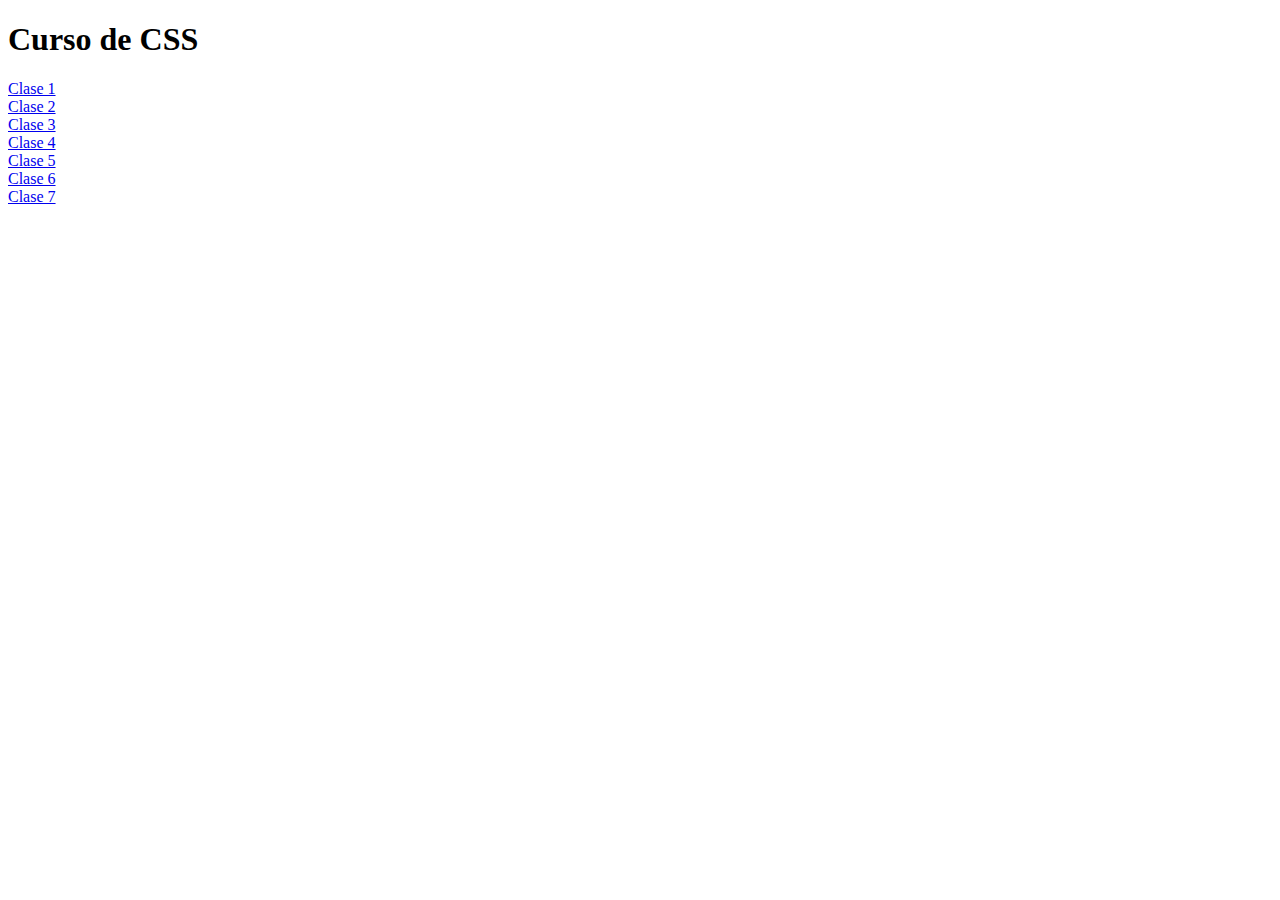
<file: index.html>
<!doctype html>
<html lang="en">
  <head>
    <meta charset="UTF-8" />
    <meta name="viewport" content="width=device-width, initial-scale=1.0" />
    <title>Curso de CSS</title>
  </head>
  <body>
    <h1>Curso de CSS</h1>

    <a href="./01-intro-css/index.html">Clase 1</a>
    <br/>
    <a href="./02_css/index.html">Clase 2</a>
    <br/>
    <a href="./03_herencia_css/index.html">Clase 3</a>
    <br/>
    <a href="./04_flex_box/index.html">Clase 4</a>
    <br/>
    <a href="./05_alineacion_flexbox/index.html">Clase 5</a>
    <br/>
    <a href="./06_css/index.html">Clase 6</a>
    <br/>
    <a href="./07_estilos_responsivo/index.html">Clase 7</a>
  </body>
</html>
</file>
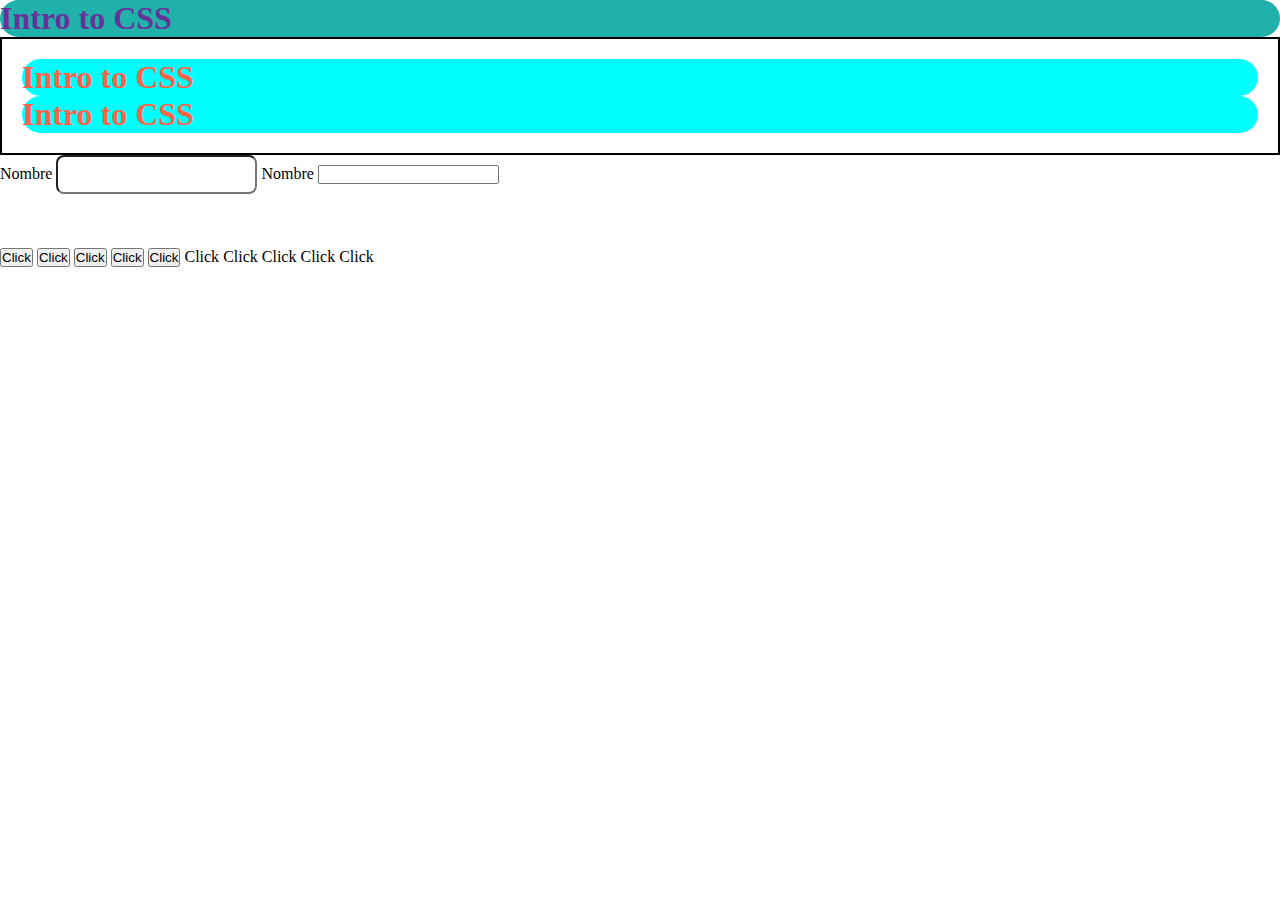
<file: 01_intro_css/index.html>
<!doctype html>
<html lang="en">
  <head>
    <meta charset="UTF-8" />
    <meta name="viewport" content="width=device-width, initial-scale=1.0" />
    <title>Intro to CSS</title>

    <!--FORMA 3° MAS EFECTIVO-->
    <link rel="stylesheet" href="./style.css" />

    <!--FORMA 1° INTERNO-->
    <style>
      h1 {
        background-color: lightseagreen;
      }
    </style>
  </head>
  <body>
    <!--FORMA 2° INLINE -->
    <h1 style="color: rebeccapurple">Intro to CSS</h1>

    <section id="destacado">
      <h1 class="bg_aqua color_tomato">Intro to CSS</h1>
      <h1 class="bg_aqua color_tomato">Intro to CSS</h1>
    </section>

    <!--SELECTOR AVANZADO-->
    <form class="form_registro">
      <div class="datos_persona">
        <label for="nombre">Nombre</label>
        <input type="text" class="input_nombre" />
      </div>
      <div class="datos_persona">
        <label for="nombre">Nombre</label>
        <input type="text" />
      </div>
    </form>

    <br />
    <br />
    <br />

    <button>Click</button>
    <button>Click</button>
    <button>Click</button>
    <button>Click</button>
    <button>Click</button>

    <p>Click</p>
    <p>Click</p>
    <p>Click</p>
    <p>Click</p>
    <p>Click</p>
  </body>
</html>
</file>
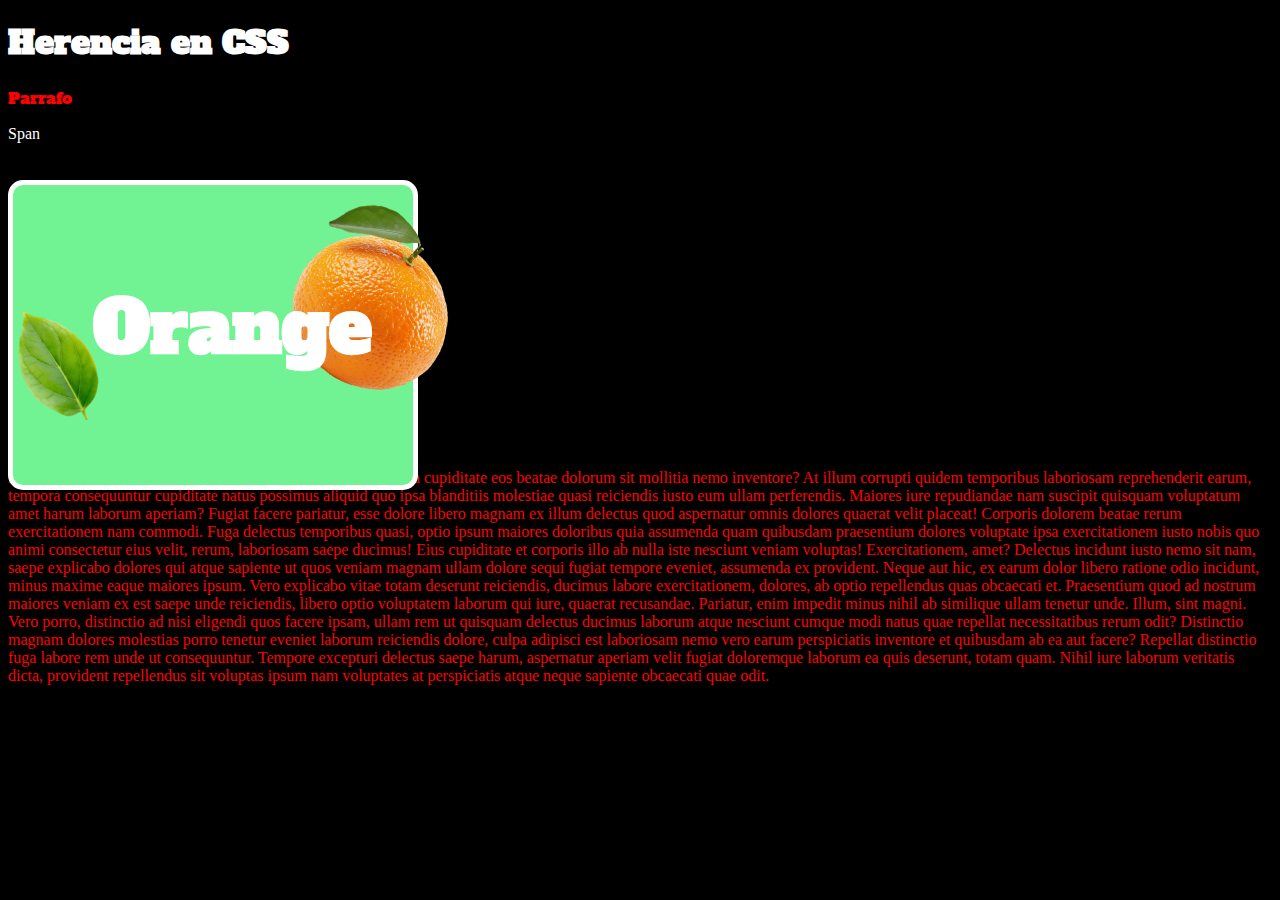
<file: 03_herencia_css/index.html>
<!DOCTYPE html>
<html lang="en">
<head>
    <meta charset="UTF-8">
    <meta http-equiv="X-UA-Compatible" content="IE=edge">
    <meta name="viewport" content="width=device-width, initial-scale=1.0">
    <title>Herencia en CSS</title>
    <link rel="stylesheet" href="style.css">

    <link rel="preconnect" href="https://fonts.googleapis.com">
<link rel="preconnect" href="https://fonts.gstatic.com" crossorigin>
<link href="https://fonts.googleapis.com/css2?family=Alfa+Slab+One&family=Ultra&display=swap" rel="stylesheet">


</head>
    <body>

        <h1>Herencia en CSS</h1>
        <p class="p" id="miParrafo"> Parrafo</p>
        <span> Span </span>

        <div class="parent">
            <h1>Orange</h1>
            <img  class ="naranja" src="./imagenes/naranja.png" alt="naranja" width="150">
            <img  class ="hoja" src="./imagenes/hoja.png" alt="hoja" width="150">    
        </div>

        <p>Lorem ipsum dolor sit amet consectetur adipisicing elit. Minima cupiditate eos beatae dolorum sit mollitia nemo inventore? At illum corrupti quidem temporibus laboriosam reprehenderit earum, tempora consequuntur cupiditate natus possimus aliquid quo ipsa blanditiis molestiae quasi reiciendis iusto eum ullam perferendis. Maiores iure repudiandae nam suscipit quisquam voluptatum amet harum laborum aperiam? Fugiat facere pariatur, esse dolore libero magnam ex illum delectus quod aspernatur omnis dolores quaerat velit placeat! Corporis dolorem beatae rerum exercitationem nam commodi. Fuga delectus temporibus quasi, optio ipsum maiores doloribus quia assumenda quam quibusdam praesentium dolores voluptate ipsa exercitationem iusto nobis quo animi consectetur eius velit, rerum, laboriosam saepe ducimus! Eius cupiditate et corporis illo ab nulla iste nesciunt veniam voluptas! Exercitationem, amet? Delectus incidunt iusto nemo sit nam, saepe explicabo dolores qui atque sapiente ut quos veniam magnam ullam dolore sequi fugiat tempore eveniet, assumenda ex provident. Neque aut hic, ex earum dolor libero ratione odio incidunt, minus maxime eaque maiores ipsum. Vero explicabo vitae totam deserunt reiciendis, ducimus labore exercitationem, dolores, ab optio repellendus quas obcaecati et. Praesentium quod ad nostrum maiores veniam ex est saepe unde reiciendis, libero optio voluptatem laborum qui iure, quaerat recusandae. Pariatur, enim impedit minus nihil ab similique ullam tenetur unde. Illum, sint magni. Vero porro, distinctio ad nisi eligendi quos facere ipsam, ullam rem ut quisquam delectus ducimus laborum atque nesciunt cumque modi natus quae repellat necessitatibus rerum odit? Distinctio magnam dolores molestias porro tenetur eveniet laborum reiciendis dolore, culpa adipisci est laboriosam nemo vero earum perspiciatis inventore et quibusdam ab ea aut facere? Repellat distinctio fuga labore rem unde ut consequuntur. Tempore excepturi delectus saepe harum, aspernatur aperiam velit fugiat doloremque laborum ea quis deserunt, totam quam. Nihil iure laborum veritatis dicta, provident repellendus sit voluptas ipsum nam voluptates at perspiciatis atque neque sapiente obcaecati quae odit.</p>


    </body>
   
</html>
</file>
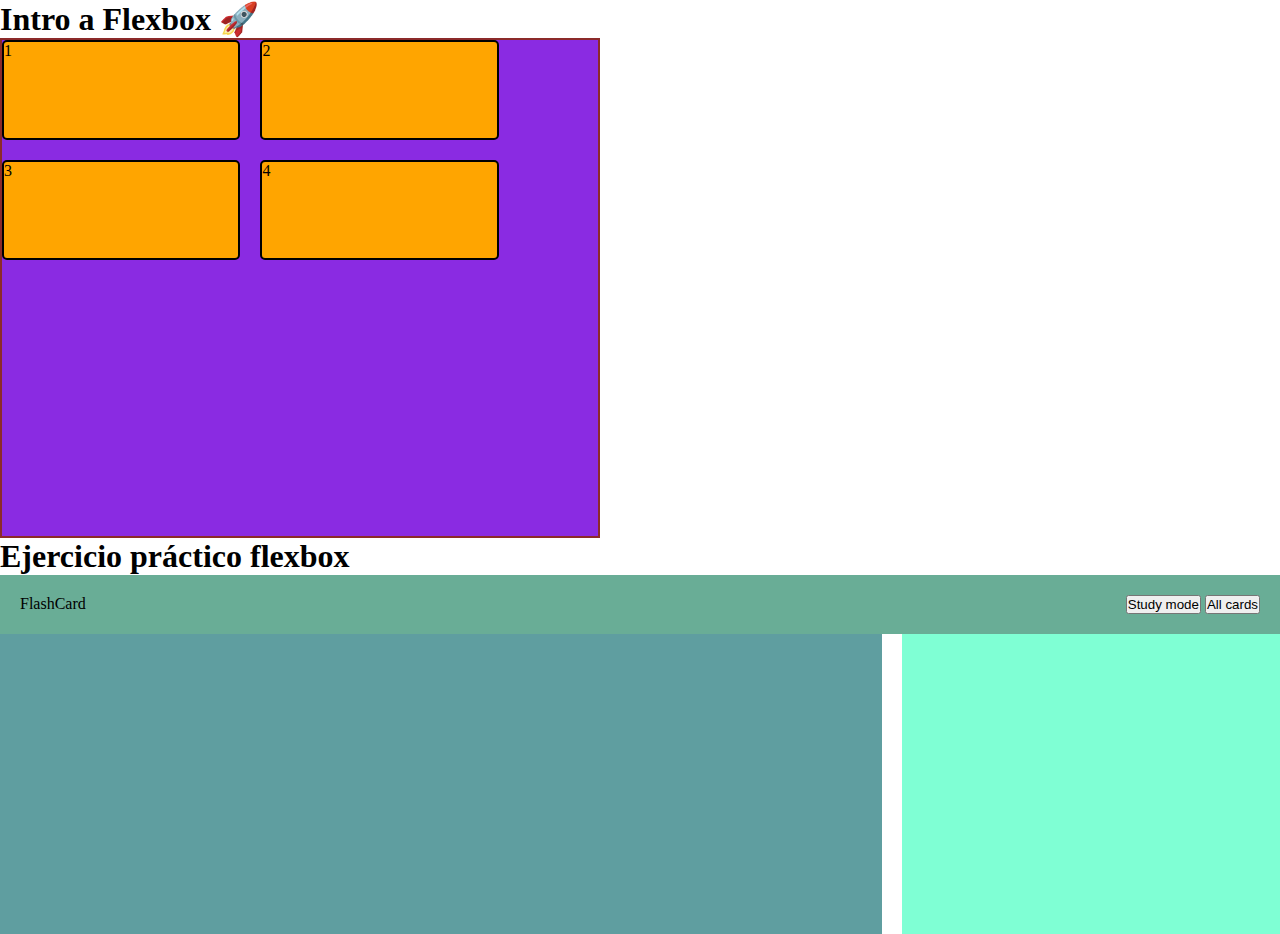
<file: 04_flex_box/index.html>
<!DOCTYPE html>
<html lang="en">
<head>
  <meta charset="UTF-8">
  <meta name="viewport" content="width=device-width, initial-scale=1.0">
  <title>Intro a Flexbox</title>
  <link rel="stylesheet" href="style.css">
</head>
<body>

  <h1>Intro a Flexbox 🚀</h1>
  
  <div class="container">
    <div class="box">1</div>
    <div class="box">2</div>
    <div class="box">3</div>
    <div class="box">4</div>
  </div>

  <h1>Ejercicio práctico flexbox</h1>

  <header>
    <div class="logo">FlashCard</div>
    <div class="botones">
      <button>Study mode</button>
      <button>All cards</button>
    </div>
  </header>

  <main>
    <div class="main-content"></div>
    <div class="statistics"></div>
  </main>
  
</body>
</html>
</file>
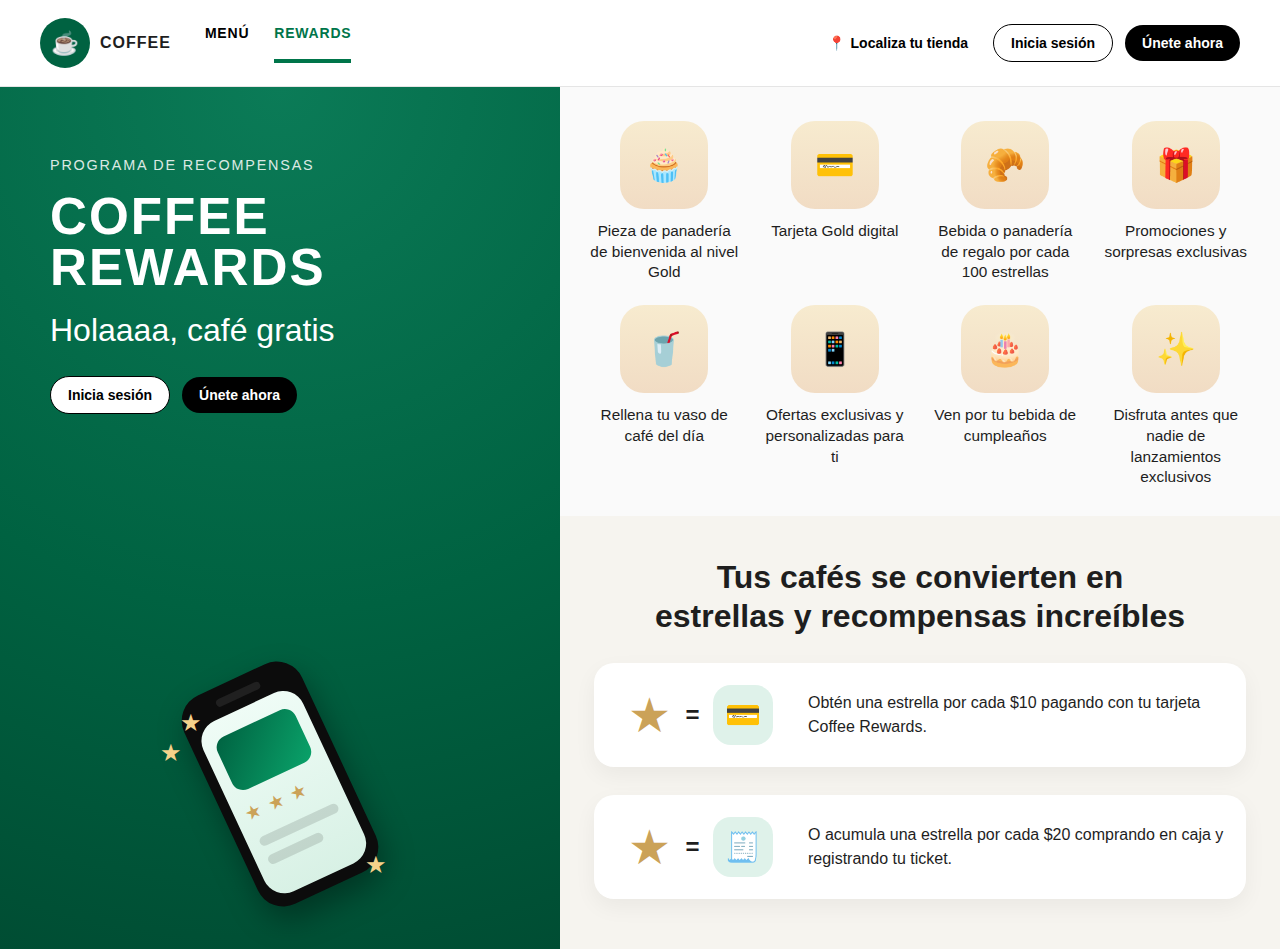
<file: 05_alineacion_flexbox/index.html>
<!doctype html>
<html lang="es">
  <head>
    <meta charset="UTF-8" />
    <meta http-equiv="X-UA-Compatible" content="IE=edge" />
    <meta name="viewport" content="width=device-width, initial-scale=1.0" />
    <link rel="stylesheet" href="style.css" />
    <title>Rewards Coffee</title>
  </head>
  <body>
    <header class="topbar">
      <div class="box-start">
        <div class="brand">
          <span id="logo">☕</span>
          <span class="brand-name">Coffee</span>
        </div>

        <nav>
          <ul>
            <li><a href="#menu">MENÚ</a></li>
            <li><a href="#rewards" class="active">REWARDS</a></li>
          </ul>
        </nav>
      </div>

      <div class="box-end">
        <a href="#" class="store-link"><span>📍</span> Localiza tu tienda</a>

        <div class="auth-buttons">
          <a href="#" class="btn_inicio">Inicia sesión</a>
          <a href="#" class="btn_unete">Únete ahora</a>
        </div>
      </div>
    </header>

    <main class="hero-layout" id="rewards">
      <section class="main_start">
        <div class="hero-content">
          <p class="eyebrow">Programa de recompensas</p>
          <h1>COFFEE <br />REWARDS</h1>
          <p class="hero-text">Holaaaa, café gratis</p>

          <div class="auth-buttons hero-buttons">
            <a href="#" class="btn_inicio">Inicia sesión</a>
            <a href="#" class="btn_unete">Únete ahora</a>
          </div>
        </div>

        <div class="phone-visual">
          <div class="phone">
            <div class="phone-notch"></div>
            <div class="phone-screen">
              <div class="mini-card"></div>
              <div class="mini-stars">★ ★ ★</div>
              <div class="mini-bar"></div>
              <div class="mini-bar short"></div>
            </div>
          </div>
          <div class="spark spark-1">★</div>
          <div class="spark spark-2">★</div>
          <div class="spark spark-3">★</div>
        </div>
      </section>

      <section class="main_end">
        <section class="products">
          <article class="reward-card">
            <div class="reward-icon">🧁</div>
            <p>Pieza de panadería de bienvenida al nivel Gold</p>
          </article>

          <article class="reward-card">
            <div class="reward-icon">💳</div>
            <p>Tarjeta Gold digital</p>
          </article>

          <article class="reward-card">
            <div class="reward-icon">🥐</div>
            <p>Bebida o panadería de regalo por cada 100 estrellas</p>
          </article>

          <article class="reward-card">
            <div class="reward-icon">🎁</div>
            <p>Promociones y sorpresas exclusivas</p>
          </article>

          <article class="reward-card">
            <div class="reward-icon">🥤</div>
            <p>Rellena tu vaso de café del día</p>
          </article>

          <article class="reward-card">
            <div class="reward-icon">📱</div>
            <p>Ofertas exclusivas y personalizadas para ti</p>
          </article>

          <article class="reward-card">
            <div class="reward-icon">🎂</div>
            <p>Ven por tu bebida de cumpleaños</p>
          </article>

          <article class="reward-card">
            <div class="reward-icon">✨</div>
            <p>Disfruta antes que nadie de lanzamientos exclusivos</p>
          </article>
        </section>

        <section class="benefits">
          <h2>Tus cafés se convierten en estrellas y recompensas increíbles</h2>

          <div class="benefit-list">
            <article class="benefit-item">
              <div class="benefit-side">
                <span class="big-star">★</span>
                <span class="equal">=</span>
                <span class="benefit-badge">💳</span>
              </div>
              <p>Obtén una estrella por cada $10 pagando con tu tarjeta Coffee Rewards.</p>
            </article>

            <article class="benefit-item">
              <div class="benefit-side">
                <span class="big-star">★</span>
                <span class="equal">=</span>
                <span class="benefit-badge">🧾</span>
              </div>
              <p>O acumula una estrella por cada $20 comprando en caja y registrando tu ticket.</p>
            </article>
          </div>
        </section>
      </section>
    </main>
  </body>
</html>
</file>
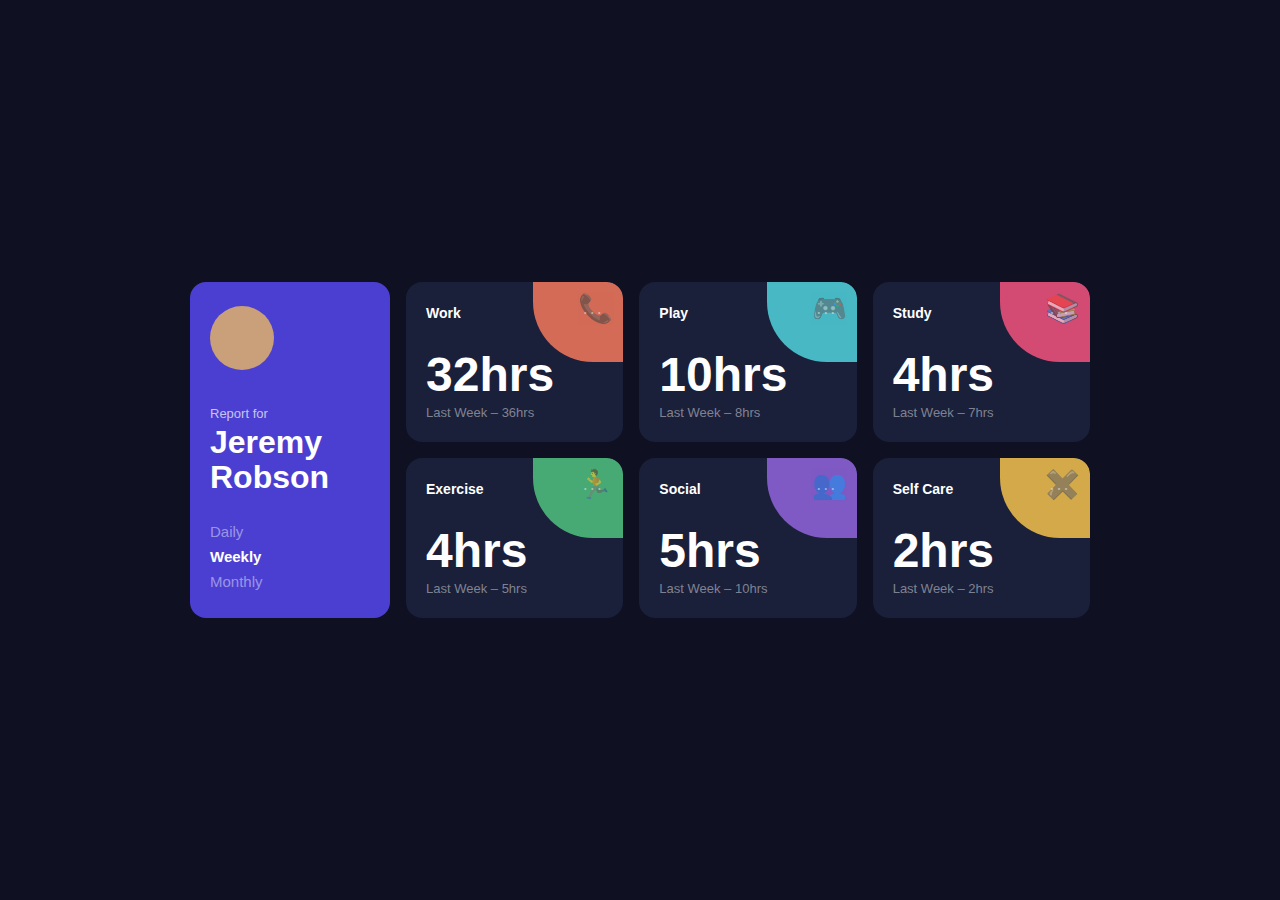
<file: 07_estilos_responsivo/index.html>
<!doctype html>
<html lang="es">
  <head>
    <meta charset="UTF-8" />
    <meta name="viewport" content="width=device-width, initial-scale=1.0" />
    <title>Estilos Responsivos</title>
    <link rel="preconnect" href="https://fonts.googleapis.com">
<link rel="preconnect" href="https://fonts.gstatic.com" crossorigin>
<link href="https://fonts.googleapis.com/css2?family=Chicle&family=Pirata+One&family=Rubik+Glitch&display=swap" rel="stylesheet">
    <link rel="stylesheet" href="style.css" />
  </head>
  <body>
    <div class="dashboard">
 
  <!-- Sidebar / Profile -->
  <div class="dashboard__sidebar">
    <div class="card card--profile">
      <div class="profile__avatar"></div>
      <p class="profile__label">Report for</p>
      <h1 class="profile__name">Jeremy Robson</h1>
      <ul class="profile__nav">
        <li class="profile__nav-item">Daily</li>
        <li class="profile__nav-item profile__nav-item--active">Weekly</li>
        <li class="profile__nav-item">Monthly</li>
      </ul>
    </div>
  </div>
 
  <!-- Stats grid -->
  <div class="dashboard__grid">
 
    <!-- Work -->
    <div class="card card--stat card--work">
      <div class="card__accent"></div>
      <span class="card__accent-icon">📞</span>
      <div class="card__header">
        <span class="card__title">Work</span>
        <span class="card__menu">···</span>
      </div>
      <p class="card__value">32hrs</p>
      <p class="card__sub">Last Week – 36hrs</p>
    </div>
 
    <!-- Play -->
    <div class="card card--stat card--play">
      <div class="card__accent"></div>
      <span class="card__accent-icon">🎮</span>
      <div class="card__header">
        <span class="card__title">Play</span>
        <span class="card__menu">···</span>
      </div>
      <p class="card__value">10hrs</p>
      <p class="card__sub">Last Week – 8hrs</p>
    </div>
 
    <!-- Study -->
    <div class="card card--stat card--study">
      <div class="card__accent"></div>
      <span class="card__accent-icon">📚</span>
      <div class="card__header">
        <span class="card__title">Study</span>
        <span class="card__menu">···</span>
      </div>
      <p class="card__value">4hrs</p>
      <p class="card__sub">Last Week – 7hrs</p>
    </div>
 
    <!-- Exercise -->
    <div class="card card--stat card--exercise">
      <div class="card__accent"></div>
      <span class="card__accent-icon">🏃</span>
      <div class="card__header">
        <span class="card__title">Exercise</span>
        <span class="card__menu">···</span>
      </div>
      <p class="card__value">4hrs</p>
      <p class="card__sub">Last Week – 5hrs</p>
    </div>
 
    <!-- Social -->
    <div class="card card--stat card--social">
      <div class="card__accent"></div>
      <span class="card__accent-icon">👥</span>
      <div class="card__header">
        <span class="card__title">Social</span>
        <span class="card__menu">···</span>
      </div>
      <p class="card__value">5hrs</p>
      <p class="card__sub">Last Week – 10hrs</p>
    </div>
 
    <!-- Self Care -->
    <div class="card card--stat card--selfcare">
      <div class="card__accent"></div>
      <span class="card__accent-icon">✖️</span>
      <div class="card__header">
        <span class="card__title">Self Care</span>
        <span class="card__menu">···</span>
      </div>
      <p class="card__value">2hrs</p>
      <p class="card__sub">Last Week – 2hrs</p>
    </div>
 
  </div>
</div>
  </body>
</html>
</file>
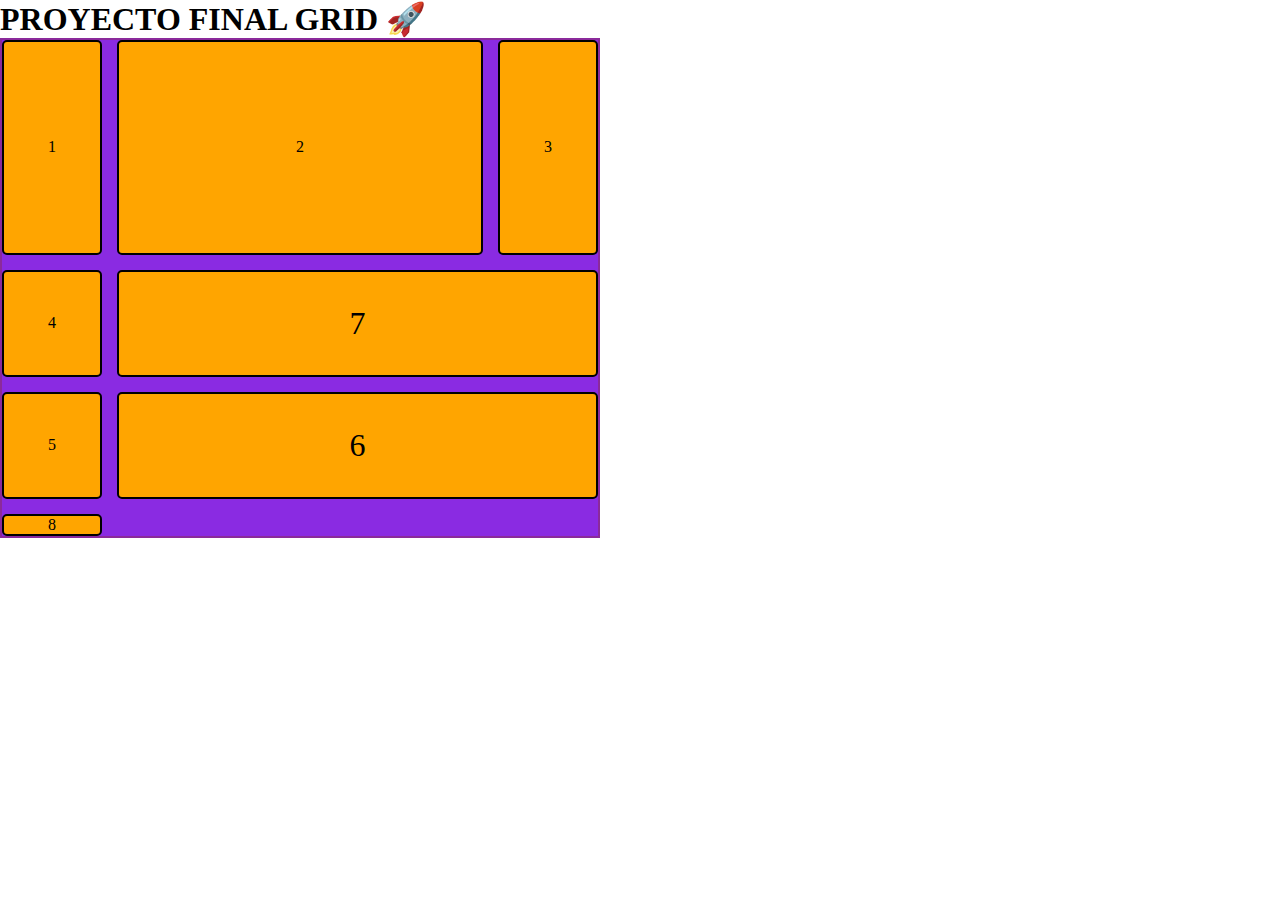
<file: 08_proyecto/index.html>
<!DOCTYPE html>
<html lang="en">
<head>
  <meta charset="UTF-8">
  <meta name="viewport" content="width=device-width, initial-scale=1.0">
  <title>Intro a Flexbox</title>
  <link rel="stylesheet" href="styles.css">
</head>
<body>

  <h1>PROYECTO FINAL GRID 🚀</h1>
  
  <div class="container">
    <div class="box">1</div>
    <div class="box">2</div>
    <div class="box">3</div>
    <div class="box">4</div>
    <div class="box">5</div>
    <div class="box seis">6</div>
    <div class="box siete">7</div>
    <div class="box ocho">8</div>
  </div>
  
</body>
</html>
</file>
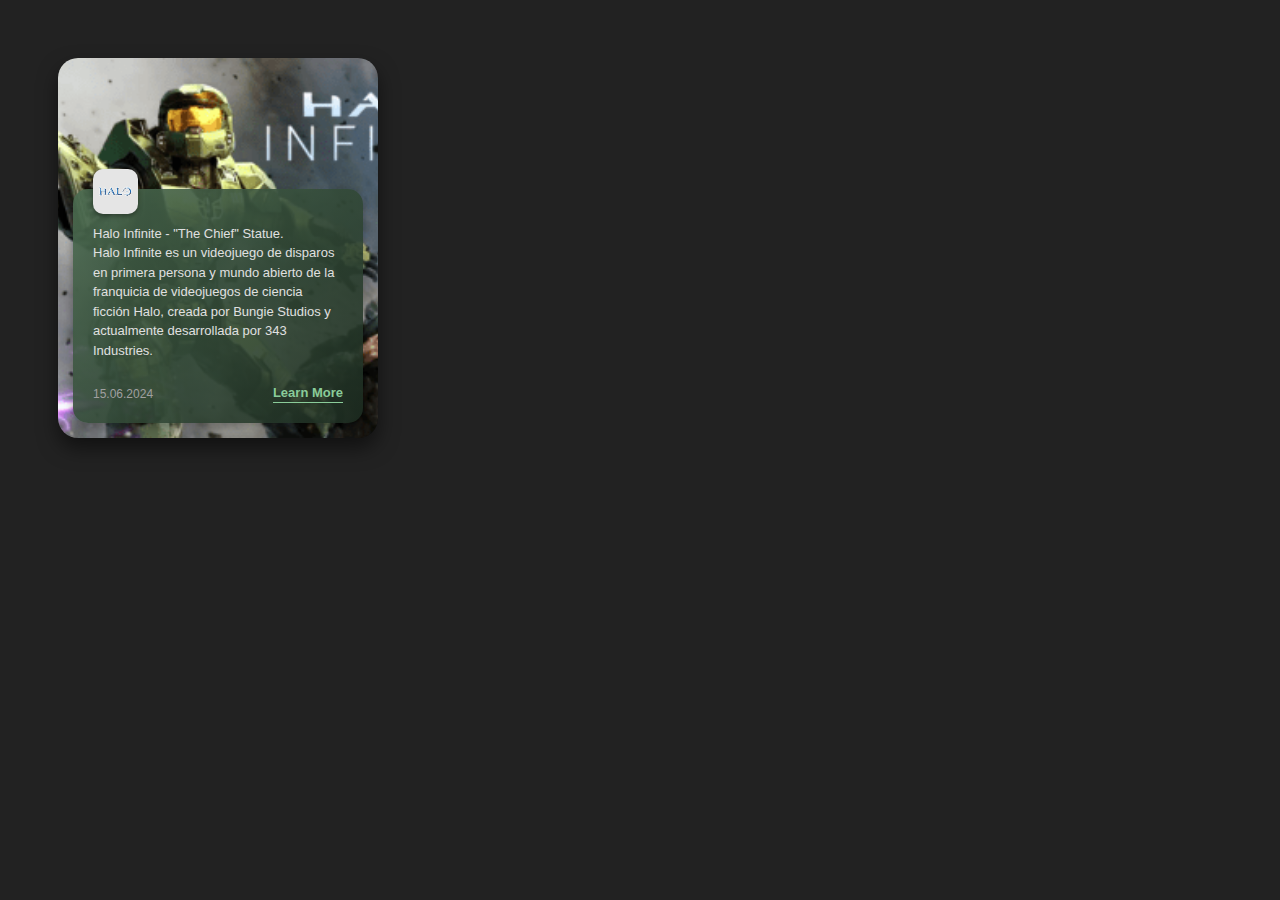
<file: 03_herencia_css/reto_halo.html>
<!DOCTYPE html>
<html lang="es">
<head>
    <meta charset="UTF-8">
    <meta name="viewport" content="width=device-width, initial-scale=1.0">
    <title>Tarjeta Halo</title>
    <link rel="stylesheet" href="reto_halo_style.css">
</head>
<body>

    <div class="halo-card">
        
        <img class="card-background" src="./imagenes/halo_grande.png" alt="Fondo de Halo">

        <div class="card-content">
            <img class="card-logo" src="./imagenes/halo_logo.png" alt="Logo Halo">
            
            <p class="description">
                Halo Infinite - "The Chief" Statue.<br>
               Halo Infinite es un videojuego de disparos en primera persona y mundo abierto de la franquicia de videojuegos de ciencia ficción Halo, creada por Bungie Studios y actualmente desarrollada por 343 Industries. 
            </p>
            
            <div class="card-footer">
                <span class="date">15.06.2024</span>
                <a href="https://es.wikipedia.org/wiki/Halo_Infinite" class="learn-more">Learn More</a>
            </div>
        </div>
    </div>

</body>
</html>
</file>
<file: 01_intro_css/style.css>
* {
  margin: 0;
  padding: 0;
}

h1 {
  border-radius: 60px;
}

.bg_aqua {
  background-color: aqua;
}

.color_tomato {
  color: tomato;
}

#destacado {
  border: 2px solid black;
  padding: 20px;
}

.form_registro .datos_persona{
    display: inline-block;
}

.form_registro .datos_persona .input_nombre{
    padding: 10px;
    border-radius: 8px;
}

.form_registro .datos_persona .input_nombre:focus{
    border: 2px saddlebrown solid;
    background-color: mediumseagreen;
}


button{
    display: inline-block; 
}

button:hover{
    background-color: teal;
    color: white;
    border: none; 
    padding: 10px;
}

p{
    display: inline-block;
}
</file>
<file: 03_herencia_css/style.css>
body{
    background-color: black;
    color: white;
}


h1{
    font-family: "Alfa Slab One", serif;
    font-weight: bold;
}

#miParrafo{
    color: blue;
      font-family: "Alfa Slab One", serif;
  font-weight: 400;
}

.p{
    color: green;
    font-family: "Ultra", sans-serif;
    font-weight: 400;
}

p{
    color: red !important;

}

/* EJMPLO POSICIÓN */
.parent{
    background-color: rgb(113, 243, 148);
    width: 400px;
    height: 300px;
    border: 5px solid white;
    border-radius: 15px;
    position: sticky; 
    top: 20%;
}

.parent h1{
    position: absolute; 
    font-size: 4.5rem;   
    left: 20%;
    bottom: 20%;
    z-index: 2;
}

.parent img{
    position: absolute;
}

.naranja{
    right: -15%;
    top: 5%; 
    width: 200px;
    z-index: 1;
     transform: rotate(32deg);
}

.hoja{
    bottom: 15%; 
    left: -8%; 
    z-index: 3;
    transform: rotate(-32deg);
}
</file>
<file: 04_flex_box/style.css>
* {
  margin: 0;
  padding: 0;
  box-sizing: border-box;
}

.container {
  display: flex;
  flex-direction: row;
  flex-wrap: wrap;
  justify-content: flex-start;
  align-items: flex-start;
  align-content: flex-start;
  gap: 20px;

  background-color: blueviolet;
  border: 2px solid rgb(140, 42, 42);
  width: 600px;
  height: 500px;
}

.box {
  width: 40%;
  height: 100px;
  background-color: orange;
  border: 2px solid black;
  border-radius: 5px;
}

/* Estilos header */

header {
  background-color: rgb(105, 173, 150);
  display: flex;
  padding: 20px;
  justify-content: space-between;
}

main {
  display: flex;
  gap: 20px;
}
.main-content {
  width: 70%;
  height: 300px;
  background-color: cadetblue;
}
.statistics {
  width: 30%;
  height: 300px;
  background-color:aquamarine;
}
</file>
<file: 05_alineacion_flexbox/style.css>
* {
  margin: 0;
  padding: 0;
  box-sizing: border-box;
  list-style: none;
}

:root {
  --green-dark: #006241;
  --green: #00754a;
  --green-soft: #dff2ea;
  --text: #1e1e1e;
  --cream: #f6f4ef;
  --gold: #cba258;
  --border: #e5e5e5;
}

body {
  background-color: #ffffff;
  font-size: 16px;
  font-family: Arial, Helvetica, sans-serif;
  color: var(--text);
}

a {
  text-decoration: none;
}

.topbar {
  display: flex;
  justify-content: space-between;
  align-items: center;
  padding: 18px 40px;
  border-bottom: 1px solid var(--border);
  background-color: white;
  position: sticky;
  top: 0;
  z-index: 10;
}

.box-start {
  display: flex;
  align-items: center;
  gap: 34px;
}

.brand {
  display: flex;
  align-items: center;
  gap: 10px;
}

#logo {
  width: 50px;
  height: 50px;
  border-radius: 50%;
  background-color: var(--green-dark);
  color: white;
  display: grid;
  place-items: center;
  font-size: 1.4rem;
  cursor: pointer;
}

.brand-name {
  font-size: 1rem;
  font-weight: 800;
  letter-spacing: 1px;
  text-transform: uppercase;
}

nav ul {
  display: flex;
  gap: 25px;
}

nav ul li a {
  color: black;
  font-weight: 800;
  font-size: 14px;
  letter-spacing: 0.8px;
  padding-bottom: 18px;
  display: inline-block;
}

nav ul li a:hover,
nav ul li a.active {
  color: var(--green);
  border-bottom: 4px solid var(--green);
}

.box-end {
  display: flex;
  align-items: center;
  gap: 25px;
}

.store-link {
  color: black;
  font-size: 14px;
  display: flex;
  align-items: center;
  gap: 6px;
  font-weight: 700;
}

.store-link:hover {
  color: var(--green);
}

.auth-buttons {
  display: flex;
  gap: 12px;
  align-items: center;
}

.btn_inicio,
.btn_unete {
  padding: 10px 17px;
  border-radius: 999px;
  font-size: 14px;
  font-weight: 700;
  transition: 0.2s ease;
}

.btn_inicio {
  border: 1px solid black;
  color: black;
  background-color: white;
}

.btn_inicio:hover {
  background-color: #f2f2f2;
}

.btn_unete {
  background-color: black;
  color: white;
}

.btn_unete:hover {
  background-color: #2e2e2e;
}

.hero-layout {
  display: grid;
  grid-template-columns: 1.05fr 1.35fr;
  min-height: calc(100vh - 87px);
}

.main_start {
  background: radial-gradient(circle at top, #0b7b57 0%, var(--green-dark) 58%, #004d33 100%);
  color: white;
  display: flex;
  flex-direction: column;
  justify-content: space-between;
  padding: 70px 50px 40px;
  position: relative;
  overflow: hidden;
}

.hero-content {
  max-width: 430px;
  display: flex;
  flex-direction: column;
  gap: 18px;
}

.eyebrow {
  text-transform: uppercase;
  letter-spacing: 1.8px;
  font-size: 0.9rem;
  opacity: 0.85;
}

.main_start h1 {
  font-size: 3.2rem;
  line-height: 1;
  letter-spacing: 2px;
}

.hero-text {
  font-size: 2rem;
  line-height: 1.2;
}

.hero-buttons {
  margin-top: 8px;
}

.phone-visual {
  align-self: center;
  position: relative;
  width: 270px;
  height: 240px;
  margin-top: 10px;
}

.phone {
  width: 130px;
  height: 230px;
  border-radius: 28px;
  background: #0c0c0c;
  padding: 12px 10px;
  transform: rotate(-25deg);
  margin-left: 70px;
  box-shadow: 0 14px 30px rgba(0, 0, 0, 0.35);
}

.phone-notch {
  width: 48px;
  height: 8px;
  border-radius: 10px;
  background-color: #202020;
  margin: 0 auto 10px;
}

.phone-screen {
  width: 100%;
  height: calc(100% - 18px);
  background: linear-gradient(180deg, #effcf6, #d8f1e5);
  border-radius: 22px;
  padding: 18px 12px;
}

.mini-card {
  width: 100%;
  height: 58px;
  border-radius: 12px;
  background: linear-gradient(135deg, var(--green-dark), #0aa36a);
  margin-bottom: 14px;
}

.mini-stars {
  color: var(--gold);
  font-weight: 800;
  letter-spacing: 3px;
  margin-bottom: 16px;
}

.mini-bar {
  width: 100%;
  height: 10px;
  border-radius: 20px;
  background-color: rgba(0, 0, 0, 0.12);
  margin-bottom: 10px;
}

.mini-bar.short {
  width: 70%;
}

.spark {
  position: absolute;
  color: #f5d28a;
  font-size: 1.5rem;
}

.spark-1 {
  top: 40px;
  left: 35px;
}

.spark-2 {
  top: 70px;
  left: 15px;
}

.spark-3 {
  bottom: 30px;
  right: 28px;
}

.main_end {
  background-color: white;
}

.products {
  display: grid;
  grid-template-columns: repeat(4, minmax(120px, 1fr));
  gap: 22px;
  padding: 34px 30px 28px;
  background-color: #fafafa;
}

.reward-card {
  text-align: center;
  display: flex;
  flex-direction: column;
  align-items: center;
  gap: 12px;
}

.reward-icon {
  width: 88px;
  height: 88px;
  border-radius: 24px;
  background: linear-gradient(180deg, #f7ebcf, #f1dcc4);
  display: grid;
  place-items: center;
  font-size: 2rem;
}

.reward-card p {
  font-size: 0.96rem;
  line-height: 1.35;
  max-width: 180px;
}

.benefits {
  background-color: var(--cream);
  padding: 42px 34px 50px;
  text-align: center;
}

.benefits h2 {
  max-width: 540px;
  margin: 0 auto 28px;
  font-size: 2rem;
  line-height: 1.2;
}

.benefit-list {
  max-width: 760px;
  margin: 0 auto;
  display: grid;
  gap: 28px;
}

.benefit-item {
  background-color: white;
  border-radius: 20px;
  padding: 22px;
  display: flex;
  align-items: center;
  gap: 22px;
  text-align: left;
  box-shadow: 0 8px 22px rgba(0, 0, 0, 0.05);
}

.benefit-side {
  min-width: 170px;
  display: flex;
  align-items: center;
  justify-content: center;
  gap: 14px;
}

.big-star {
  font-size: 3rem;
  color: var(--gold);
}

.equal {
  font-size: 1.5rem;
  font-weight: 700;
}

.benefit-badge {
  width: 60px;
  height: 60px;
  border-radius: 18px;
  background-color: var(--green-soft);
  display: grid;
  place-items: center;
  font-size: 1.8rem;
}

.benefit-item p {
  font-size: 1rem;
  line-height: 1.5;
}

@media (max-width: 1100px) {
  .hero-layout {
    grid-template-columns: 1fr;
  }

  .main_start {
    min-height: 560px;
  }

  .products {
    grid-template-columns: repeat(3, minmax(120px, 1fr));
  }
}

@media (max-width: 780px) {
  .topbar {
    padding: 16px 20px;
    flex-direction: column;
    gap: 16px;
  }

  .box-start,
  .box-end {
    width: 100%;
    justify-content: space-between;
    gap: 15px;
    flex-wrap: wrap;
  }

  nav ul {
    gap: 15px;
  }

  .main_start {
    padding: 50px 24px 34px;
  }

  .main_start h1 {
    font-size: 2.5rem;
  }

  .hero-text {
    font-size: 1.6rem;
  }

  .products {
    grid-template-columns: repeat(2, minmax(120px, 1fr));
    padding: 28px 18px;
  }

  .benefits {
    padding: 36px 18px 42px;
  }

  .benefits h2 {
    font-size: 1.6rem;
  }

  .benefit-item {
    flex-direction: column;
    text-align: center;
  }

  .benefit-side {
    min-width: auto;
  }
}

@media (max-width: 520px) {
  .products {
    grid-template-columns: 1fr;
  }

  .auth-buttons {
    flex-wrap: wrap;
  }

  .phone-visual {
    transform: scale(0.9);
  }
}
</file>
<file: 07_estilos_responsivo/style.css>
* {
  margin: 0;
  padding: 0;
  box-sizing: border-box;
}

/*ESTILOS DESKTOP
.container{
  display: flex;
  justify-content: center;
  align-items: center;
  height: 100vh;
  background-color: blueviolet;
  color: #fff;
  font-family: "Pirata One", system-ui; 
}

/*ESTILOS TABLET
@media screen and (max-width: 960px) {
    .container {
        background-color: tomato;
        font-family: "Rubik Glitch", system-ui;
    }
}


/*ESTILOS MOBILE
@media screen and (max-width: 520px) {
    .container {
        background-color: green;
        font-family: "Chicle", serif;
    }
}
*/

/* ── Variables ─────────────────────────────────────── */
:root {
  --color-bg: #0f1122;
  --color-surface: #1a1f3a;
  --color-profile: #4b3fd1;

  --color-work: #e8735a;
  --color-play: #4ec9d4;
  --color-study: #e8507a;
  --color-exercise: #4db87a;
  --color-social: #8b5fd4;
  --color-selfcare: #e8b84b;

  --text-primary: #ffffff;
  --text-muted: rgba(255, 255, 255, 0.45);
  --text-label: rgba(255, 255, 255, 0.6);

  --radius-card: 16px;
  --gap: 16px;

  --font: "Barlow", sans-serif;
}

/* ── Reset ─────────────────────────────────────────── */
*,
*::before,
*::after {
  box-sizing: border-box;
  margin: 0;
  padding: 0;
}

/* ── Base ──────────────────────────────────────────── */
body {
  background: var(--color-bg);
  font-family: var(--font);
  color: var(--text-primary);
  min-height: 100vh;
  display: flex;
  align-items: center;
  justify-content: center;
  padding: 32px;
}

/* ── Layout ────────────────────────────────────────── */
.dashboard {
  display: flex;
  gap: var(--gap);
  max-width: 900px;
  width: 100%;
}

.dashboard__sidebar {
  flex: 0 0 200px;
}

.dashboard__grid {
  flex: 1;
  display: flex;
  flex-wrap: wrap;
  gap: var(--gap);
}

.dashboard__grid .card--stat {
  flex: 1 1 calc(33.333% - var(--gap));
}

/* ── Card base ─────────────────────────────────────── */
.card {
  background: var(--color-surface);
  border-radius: var(--radius-card);
  overflow: hidden;
  position: relative;
}

/* ── Profile card ──────────────────────────────────── */
.card--profile {
  background: var(--color-profile);
  display: flex;
  flex-direction: column;
  padding: 24px 20px 28px;
  height: 100%;
}

.profile__avatar {
  width: 64px;
  height: 64px;
  border-radius: 50%;
  background: #c9a07a;
  overflow: hidden;
  margin-bottom: auto;
  flex-shrink: 0;
}

.profile__avatar img {
  width: 100%;
  height: 100%;
  object-fit: cover;
}

.profile__label {
  font-size: 13px;
  font-weight: 300;
  color: rgba(255, 255, 255, 0.7);
  margin-top: 24px;
  margin-bottom: 4px;
}

.profile__name {
  font-size: 32px;
  font-weight: 700;
  line-height: 1.1;
  margin-bottom: 28px;
}

.profile__nav {
  display: flex;
  flex-direction: column;
  gap: 8px;
  list-style: none;
}

.profile__nav-item {
  font-size: 15px;
  font-weight: 300;
  color: var(--text-muted);
  cursor: pointer;
}

.profile__nav-item--active {
  font-weight: 700;
  color: var(--text-primary);
}

/* ── Stat card ─────────────────────────────────────── */
.card--stat {
  display: flex;
  flex-direction: column;
  padding: 20px 20px 22px;
  min-height: 160px;
}

.card__accent {
  position: absolute;
  top: 0;
  right: 0;
  width: 90px;
  height: 80px;
  border-radius: 0 var(--radius-card) 0 60px;
  opacity: 0.9;
}

.card__accent-icon {
  position: absolute;
  top: 10px;
  right: 10px;
  font-size: 28px;
  opacity: 0.55;
}

.card__header {
  display: flex;
  align-items: center;
  justify-content: space-between;
  position: relative;
  z-index: 1;
  margin-bottom: auto;
}

.card__title {
  font-size: 14px;
  font-weight: 700;
  color: var(--text-primary);
}

.card__menu {
  font-size: 18px;
  color: var(--text-muted);
  cursor: pointer;
  letter-spacing: 1px;
}

.card__value {
  font-size: 48px;
  font-weight: 700;
  line-height: 1;
  margin-bottom: 6px;
}

.card__sub {
  font-size: 13px;
  font-weight: 300;
  color: var(--text-muted);
}

/* ── Accent colors per category ────────────────────── */
.card--work .card__accent {
  background: var(--color-work);
}
.card--play .card__accent {
  background: var(--color-play);
}
.card--study .card__accent {
  background: var(--color-study);
}
.card--exercise .card__accent {
  background: var(--color-exercise);
}
.card--social .card__accent {
  background: var(--color-social);
}
.card--selfcare .card__accent {
  background: var(--color-selfcare);
}

/*ESTILOS CARDS WEBSITW TABLET*/
@media screen and (max-width: 815px) {
  .dashboard {
    flex-direction: column;
  }
  .card--profile {
    text-align: center;
    align-items: center;
  }
}

/*ESTILOS CARDS WEBSITW MOBILE*/
@media screen and (max-width: 575px) {
  .dashboard__grid .card--stat {
    flex: unset;
  }
  .card--stat {
    width: 100%;
  }
}
</file>
<file: 08_proyecto/styles.css>
* {
  margin: 0;
  padding: 0;
  box-sizing: border-box;
}
.container {
    display: grid;
    grid-template-columns: 100px auto 100px;
    grid-template-rows: 2fr 1fr 1fr;
  background-color: blueviolet;
align-content: start;
gap: 15px;

  border: 2px solid rgba(140, 42, 42, 0.385);
  width: 600px;
  height: 500px;
}
.box {
  width: 100%;
  /*height: 100px;*/
  background-color: orange;
  border: 2px solid black;
  border-radius: 5px;
  display: flex;
    justify-content: center;
    align-items: center;
}

.siete{
    
    font-size: 2rem;
    grid-column: 2 / 4;
    grid-row: 2 / 3;
}

.seis{
    font-size: 2rem;
    grid-column: 2 / 4; 
    grid-row: 3 / 4;
}
</file>
<file: 03_herencia_css/reto_halo_style.css>
body {
    font-family: 'Segoe UI', Tahoma, Geneva, Verdana, sans-serif;
    background-color: #222;
    padding: 50px;
}

.halo-card {
    width: 320px;
    height: 380px;
    position: relative;
    border-radius: 20px;
    overflow: hidden;
    box-shadow: 0 10px 20px rgba(0, 0, 0, 0.5);
    background-color: #111;
}

.card-background {
    width: 100%;
    height: 100%;
    object-fit: cover;
    position: absolute;
    top: 0;
    left: 0;
    z-index: 1;
}

.card-content {
    position: absolute;
    bottom: 15px;
    left: 15px;
    right: 15px;
    background: linear-gradient(135deg, #4b6b50e6, #1c2b20e6);
    border-radius: 15px;
    padding: 20px;
    padding-top: 35px;
    color: white;
    z-index: 2;
    box-shadow: 0 4px 10px rgba(0, 0, 0, 0.3);
}

.card-logo {
    position: absolute;
    top: -20px;
    left: 20px;
    width: 45px;
    height: 45px;
    background-color: #e5e5e5;
    border-radius: 10px;
    padding: 5px;
    box-sizing: border-box;
    box-shadow: 0 2px 5px rgba(0,0,0,0.4);
}

.description {
    font-size: 13px;
    line-height: 1.5;
    margin: 0 0 25px 0;
    color: #e0e0e0;
}

.card-footer {
    width: 100%;
    overflow: hidden;
}

.date {
    float: left;
    font-size: 12px;
    color: #a0a0a0;
    margin-top: 2px;
}

.learn-more {
    float: right;
    color: #8acc99;
    text-decoration: none;
    font-size: 13px;
    font-weight: bold;
    border-bottom: 1px solid #8acc99;
    padding-bottom: 2px;
}

.learn-more:hover {
    color: #ffffff;
    border-bottom-color: #ffffff;
}
</file>
